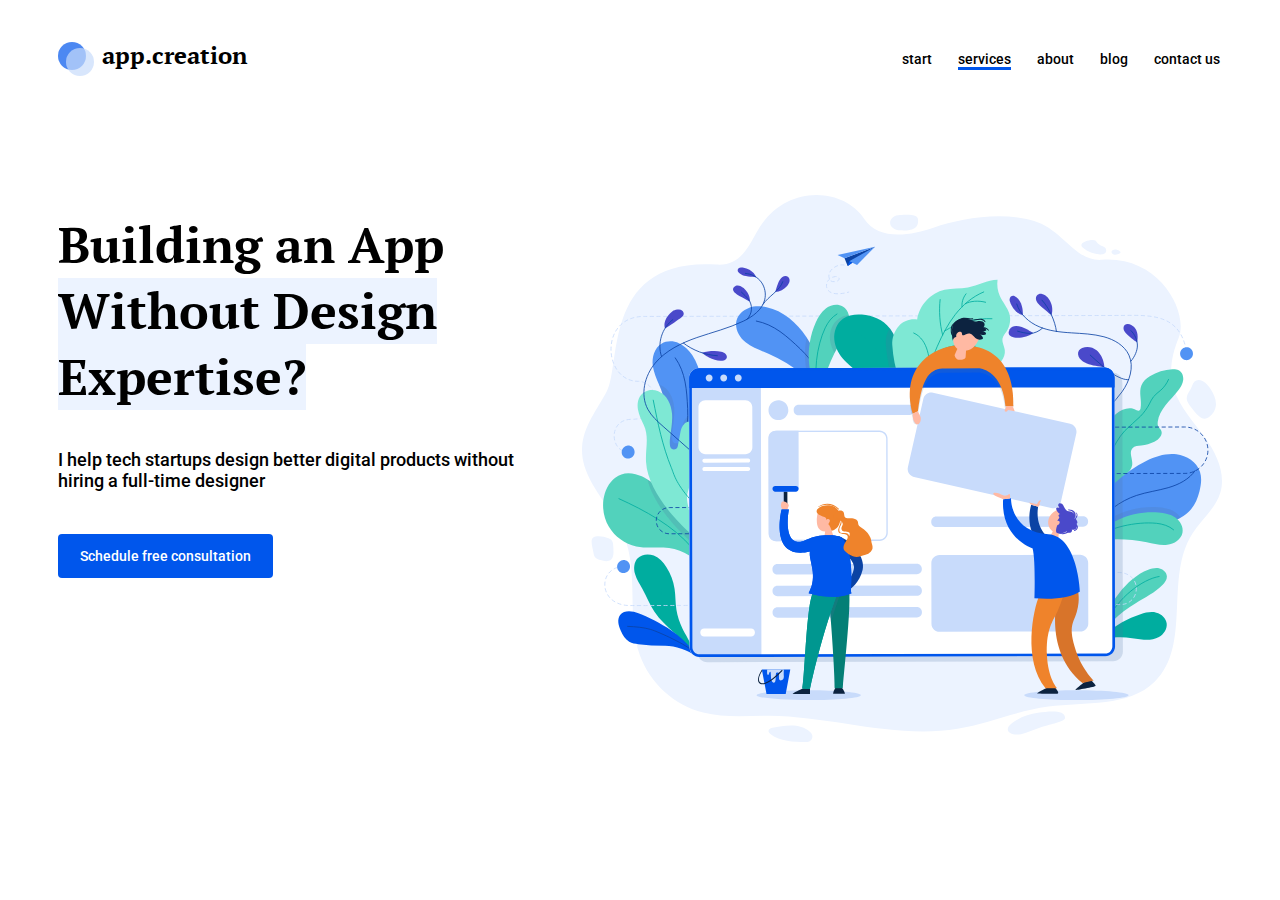
<file: index.html>
<!DOCTYPE html>
<html lang="en">
<head>
	<meta charset="UTF-8">
	<link href="https://fonts.googleapis.com/css2?family=Roboto&display=swap" rel="stylesheet">
	<link rel="stylesheet" href="fonts.css">
	<link rel="stylesheet" href="style.css">
	<title>My HTML</title>
	<meta name="viewport" content="width=device-width, initial-scale=1">
</head>
<body>
	<div class="wrapper">
		<header class="header">
			<div class="logo">
				<div class="logo__circle logo__circle_color_dark-blue"></div>
				<div class="logo__circle logo__circle_color_blue"></div>
				<div class="logo__text">app.creation</div>
			</div>
			<input type="checkbox" id="checkbox">
			<label for="checkbox">
				<div class="burger">
 					<div class="burger__line"></div>
 				</div>
 			</label>
 			<ul class="menu__box">
		    <li><a class="menu__item" href="#">start</a></li>
		    <li><a class="menu__item" href="#">services</a></li>
		    <li><a class="menu__item" href="#">about</a></li>
		    <li><a class="menu__item" href="#">blog</a></li>
		    <li><a class="menu__item" href="#">contact us</a></li>
	  	</ul>
			<nav class="menu">
				<a class="menu__item" href="">start</a>
				<a class="menu__item menu__item_active" href="">services</a>
				<a class="menu__item" href="">about</a>
				<a class="menu__item" href="">blog</a>
				<a class="menu__item" href="">contact us</a>
			</nav>
		</header>
		<section class="main">
			<h1 class="main__title">Building an App <span class="main__title_light-blue">Without Design Expertise?</span></h1>
			<p class="main__description">I help tech startups design better digital products without hiring a&nbsp;full-time designer</p>
			<a class="main__button" href="#">Schedule free consultation</a>
		</section>
	</div>
	<script type="text/javascript" src="script.js"></script>
</body>
</html>
</file>
<file: fonts.css>
/*! Generated by Font Squirrel (https://www.fontsquirrel.com) on October 13, 2020 */



@font-face {
    font-family: 'pt_serifbold';
    src: url('fonts/ptserif-bold-webfont.woff') format('woff');
    font-weight: normal;
    font-style: normal;
}




@font-face {
    font-family: 'pt_serifbold_italic';
    src: url('fonts/ptserif-bolditalic-webfont.woff') format('woff');
    font-weight: normal;
    font-style: normal;
}


@font-face {
    font-family: 'pt_serifitalic';
    src: url('fonts/ptserif-italic-webfont.woff') format('woff');
    font-weight: normal;
    font-style: normal;
}




@font-face {
    font-family: 'pt_serif';
    src: url('fonts/ptserif-regular-webfont.woff') format('woff');
    font-weight: normal;
    font-style: normal;
}
</file>
<file: style.css>
.section__title {
	font-family: Roboto, sans-serif;
}

body {
	margin: 0;
}

.wrapper	{
	width: 79.5%;
	margin: auto;
}

.header 	{
	display: flex;
	justify-content: space-between;
	margin-bottom: 132px;
}

.logo 	{
	padding: 40px 0;
	font: 24px/31px pt_serifbold, arial, helvetica, sans-serif;
	padding-left: 44px;
	position: relative;
}

.logo__circle	{
	width: 28px;
	height: 28px;
	position: absolute;
	left: 0;
	top: 50%;
	transform: translateY(-50%);
	border-radius: 50%;
}

.logo__circle_color_blue {
	left: 8px;
	top: 56%;
	background:  #C8DBFB;
	opacity: .7;
}

.logo__circle_color_dark-blue	{
	background: #0056EC;
	opacity: .7;
}

.menu {
 	display: flex;
 	align-items: center;
 	padding-right: 10px;
}

.menu__item	{
	align-content: center;
	font: 600 18px/21px Roboto, arial, helvetica, sans-serif;
 	color:#000;
 	text-decoration: none;
 	position: relative;
 	margin-right: 26px;
 	padding-top: 7px;
}

.menu__item:last-child {
	margin-right: 0;
	}

.menu__item:after {
	display: block;
	content: '';
	width: 0;
	height: 3px;
	background: #0056EC;
	position: absolute;
	opacity: 0;
	transition: opacity .5s, width .5s;
}

.menu__item:hover {
	opacity: .5;
}

.menu__item:hover:after, .menu__item_active:after	{
	opacity: 1;
	width: 100%;
 	}

.main {
	padding: 0 65% 15% 0;
	background: top right no-repeat url(img/Frame.svg);
}

.main__title {
	font: 700 66px/87px pt_serifbold, arial, helvetica, sans-serif;
	margin: 0 0 37px 0;
	padding-top: 73px;
}

.main__description {
	font: 400 22px/26px Roboto, arial, helvetica, sans-serif;
	margin: 0 0 41px 0;
	padding: 0 20% 0 0;
}

.main__title_light-blue {
	background-color: #ECF3FF;
}

.main__button {
	display: inline-block;
	padding: 18px 29px;
	background-color: #0056EC;
	color: #fff;
	text-decoration: none;
	border-radius: 4px;
	font: 500 18px/21px Roboto, arial, helvetica, sans-serif;
	opacity: 1;
	transition: opacity .2s, font-weight .2s;
}

.main__button:hover {
	opacity: 50%;
	font-weight: 600;
}

.menu__box {
	display: none;
}

#checkbox {
	display: none;
}

@media (max-width: 1500px) {
	.wrapper {
		width: 68%;
	}
	.menu__item	{
		align-content: center;
		font: 500 14px/16px Roboto, arial, helvetica, sans-serif;
	 	margin-right: 26px;
	 	padding-top: 7px;
 }

	.main {
		background-size: 55%;
		padding: 0 58% 25% 0;
	}

	.header {
		margin-bottom: 84px;
	}

	.menu {
    padding-right: 6px;
  }
	.main__title {
		font: 50px/66px pt_serifbold, arial, helvetica, sans-serif;
		width: 38vw;
		padding-top: 16px;
	}

	.main__description {
		font: 500 18px/21px Roboto, arial, helvetica, sans-serif;
		margin-bottom: 43px;
		padding: 0;
	}
	.main__button {
		display: inline-block;
		padding: 14px 22px;
		font: 500 14px/16px Roboto, arial, helvetica, sans-serif;
	}

	.main__button:hover {
		opacity: 50%;
		font-weight: 600;
	}
}

@media (max-width: 1310px) {

	.wrapper {
		width: 91%;
	}
	.header {
		margin-bottom: 84px;
	}
	.menu {
		padding-right: 2px;
	}
	.main {
		background-size: 55%;
	}
	.main__title {
		font: 700 50px/66px pt_serifbold, arial, helvetica, sans-serif;
		padding-top: 17px;
		margin-bottom: 39px;
	}
}

@media (max-width: 716px) {
	.wrapper {
		width: 87%;
		margin: auto;
	}
	.menu {
		display: none;
	}
	.header {
		margin-bottom: 14px;
		justify-content: space-between;
	}
	.main {
		background-size: 81%;
		background-position: top center;
		padding: 78% 0 0 0;
		text-align: center;
		justify-content: center;
	}
	.main__title {
		font: 30px/39px pt_serifbold, arial, helvetica, sans-serif;
		margin-bottom: 34px;
		padding: 0;
		width: 100%;
	}		

	.main__description {
		font: 500 16px/19px Roboto, arial, helvetica, sans-serif;
		margin-bottom: 25px;
		padding: 0 11%;
	}
	.main__button {
		font: 500 14px/16px Roboto, arial, helvetica, sans-serif;
		padding: 16px 22px;
	}
	.logo__text {
		display: none;
	}

	#checkbox:checked ~.menu__box {
	  width: 87%;
	  height: 80%;
	  background: #fff;
	  display: block;
	  position: absolute;
	  animation: move 1s ease-in-out;
	}

	@keyframes move {
		from {
			transform: translateX(200%);
		}

		50% {
			transform: translateX(100%);
		}

		100% {
			transform: translateX(0);
		}
	}

	.burger {
		padding: 40px 24px 0 0;
		position: relative;
		cursor: pointer;
		z-index: 1;
	}

	.burger__line {
		position: absolute;
		width: 25px;
		height: 3px;
		background: #0056EC;
	}

	.burger__line::before {
		content:'';
		background: #0056EC;
		top: -7px;
		width: 25px;
		height: 3px;
		position: absolute;
		transition: transform .2s ease-in, top .2s linear .2s;
	}

	.burger__line::after {
		content:'';
		background: #0056EC;
		top: 7px;
		width: 25px;
		height: 3px;
		position: absolute;
		transition: transform .2s ease-in, top .2s linear .2s;
	}

	.menu__box {
		position: absolute;
		padding: 169px 0 0 0;
		list-style: none;
  	text-align: center;
  }

	.menu__item	{
		display: block;
		align-content: center;
		color:#000;
	 	text-decoration: none;
	 	position: relative;
	 	margin-bottom: 22px;
	 	font: 500 30px/35px Roboto, arial, helvetica, sans-serif;
	 	padding: 0;
	}

  .menu__item:after {
		display: block;
		content: '';
		width: 0;
		height: 3px;
		background: #0056EC;
		opacity: 0;
		transition: opacity .5s, width .5s;
		align-content: center;
	}


	#checkbox:checked ~ label > .burger > .burger__line {
		background-color: transparent;
	}

	#checkbox:checked ~ label > .burger > .burger__line::after {
		top: 0;
		transform: rotate(-45deg);
		transition: top .2s linear, transform .2s ease-in .2s
	}

	#checkbox:checked ~ label > .burger > .burger__line::before {
		top: 0;
		transform: rotate(45deg);
		/*transition: transform .2s ease-in, top .2s linear .2s;*/
		transition: top .2s linear, transform .2s ease-in .2s
	}
}
</file>
